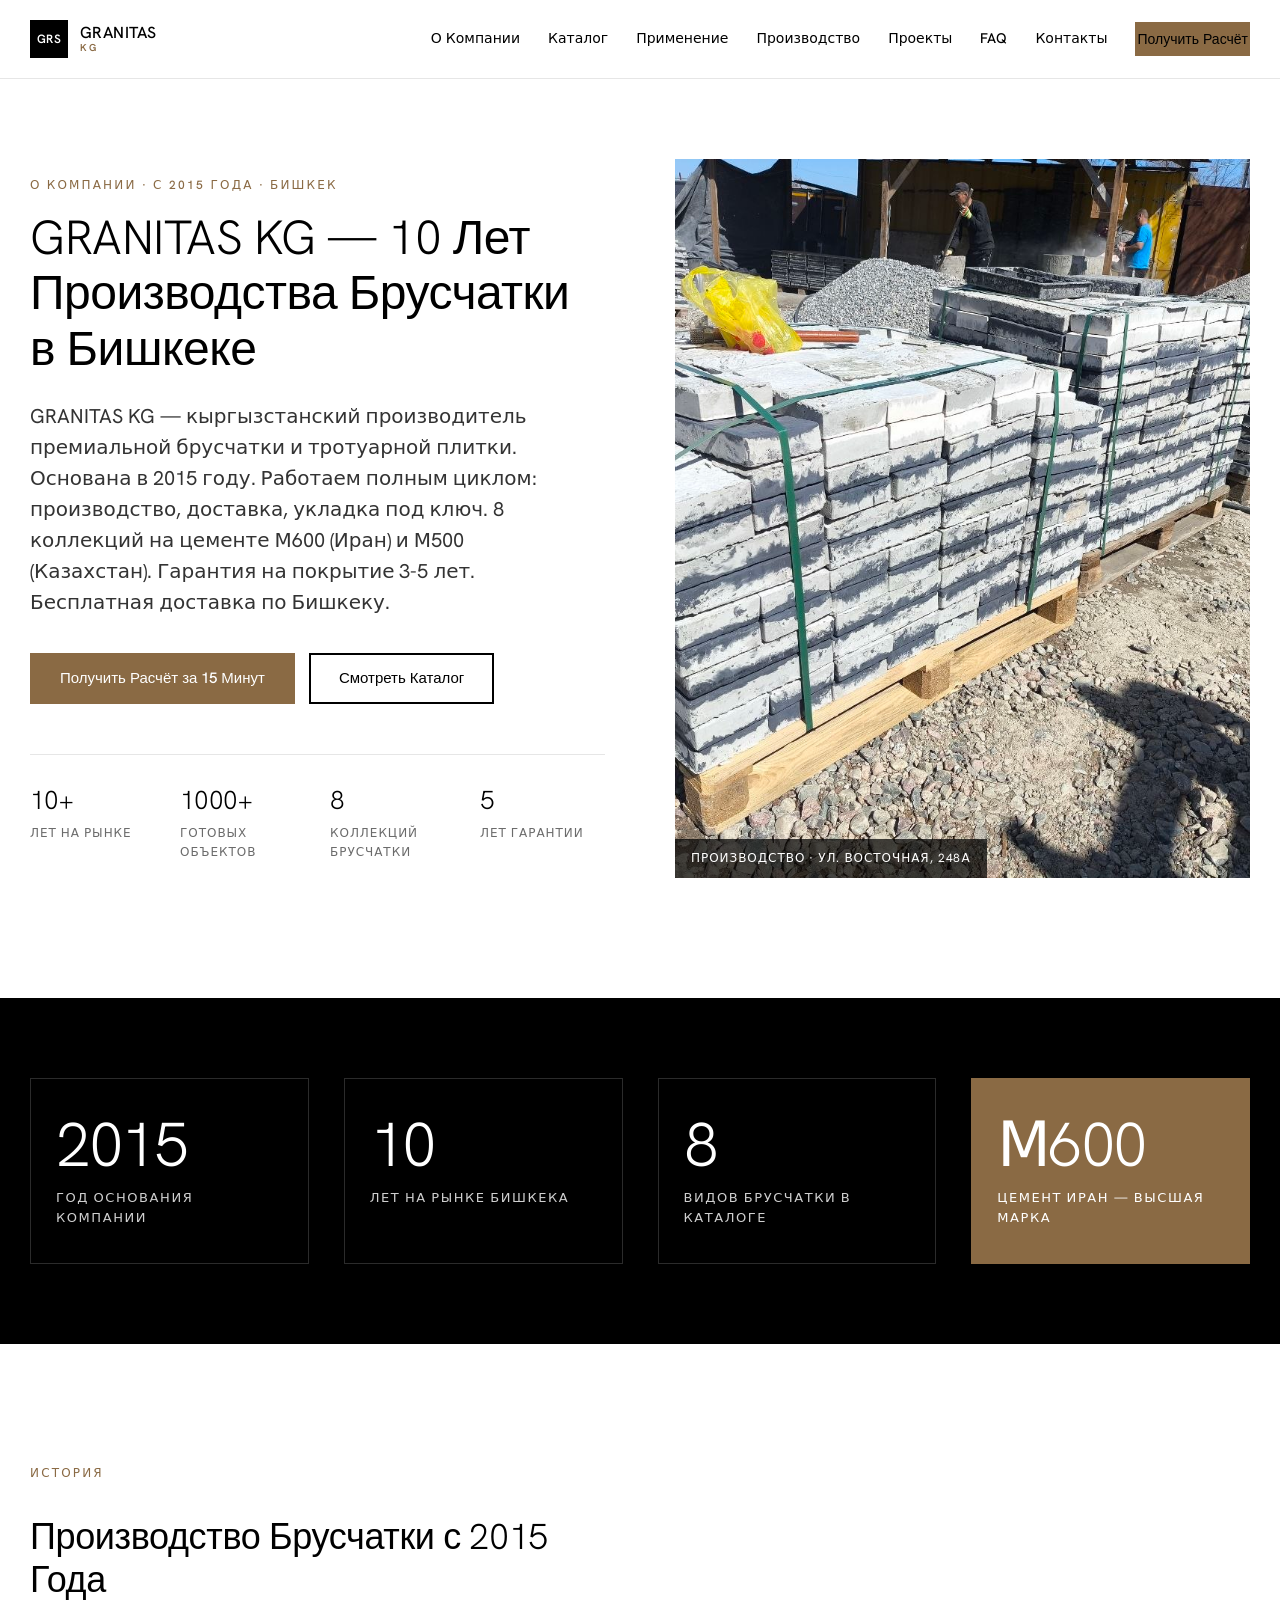
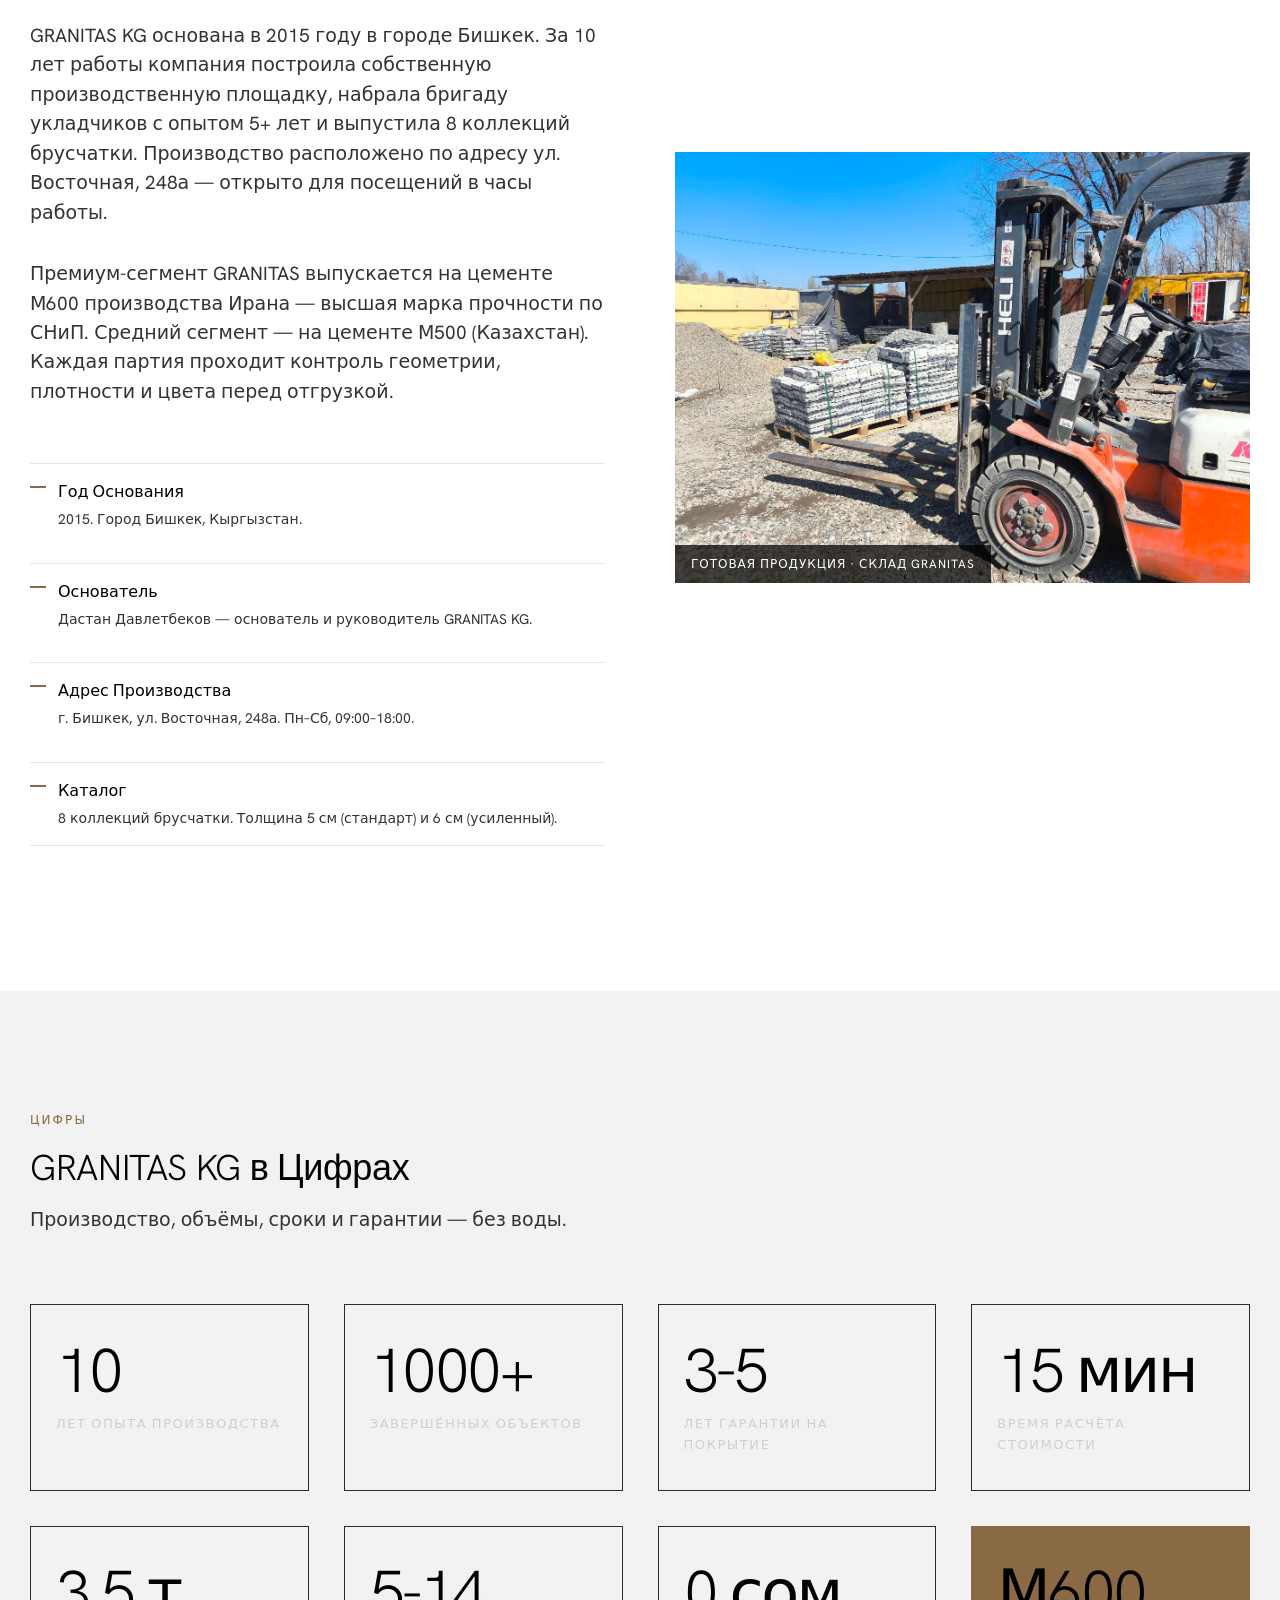
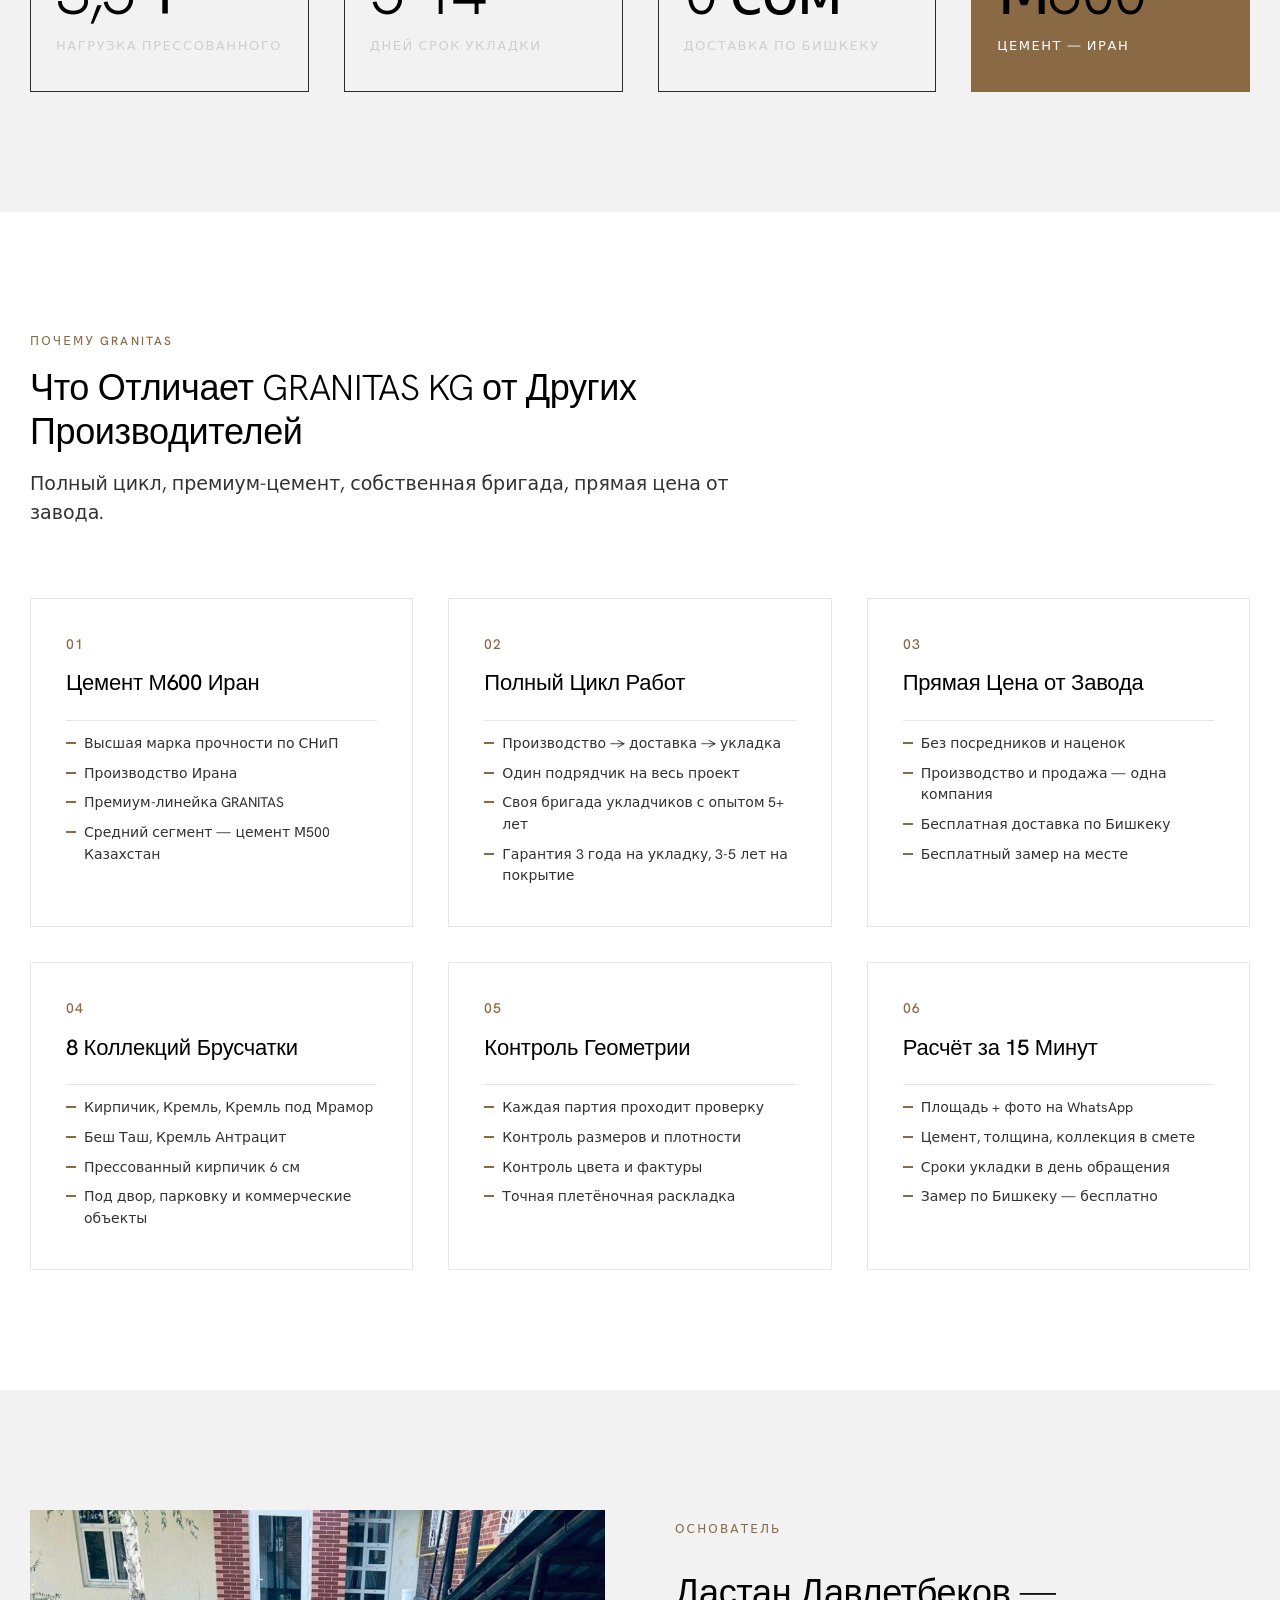
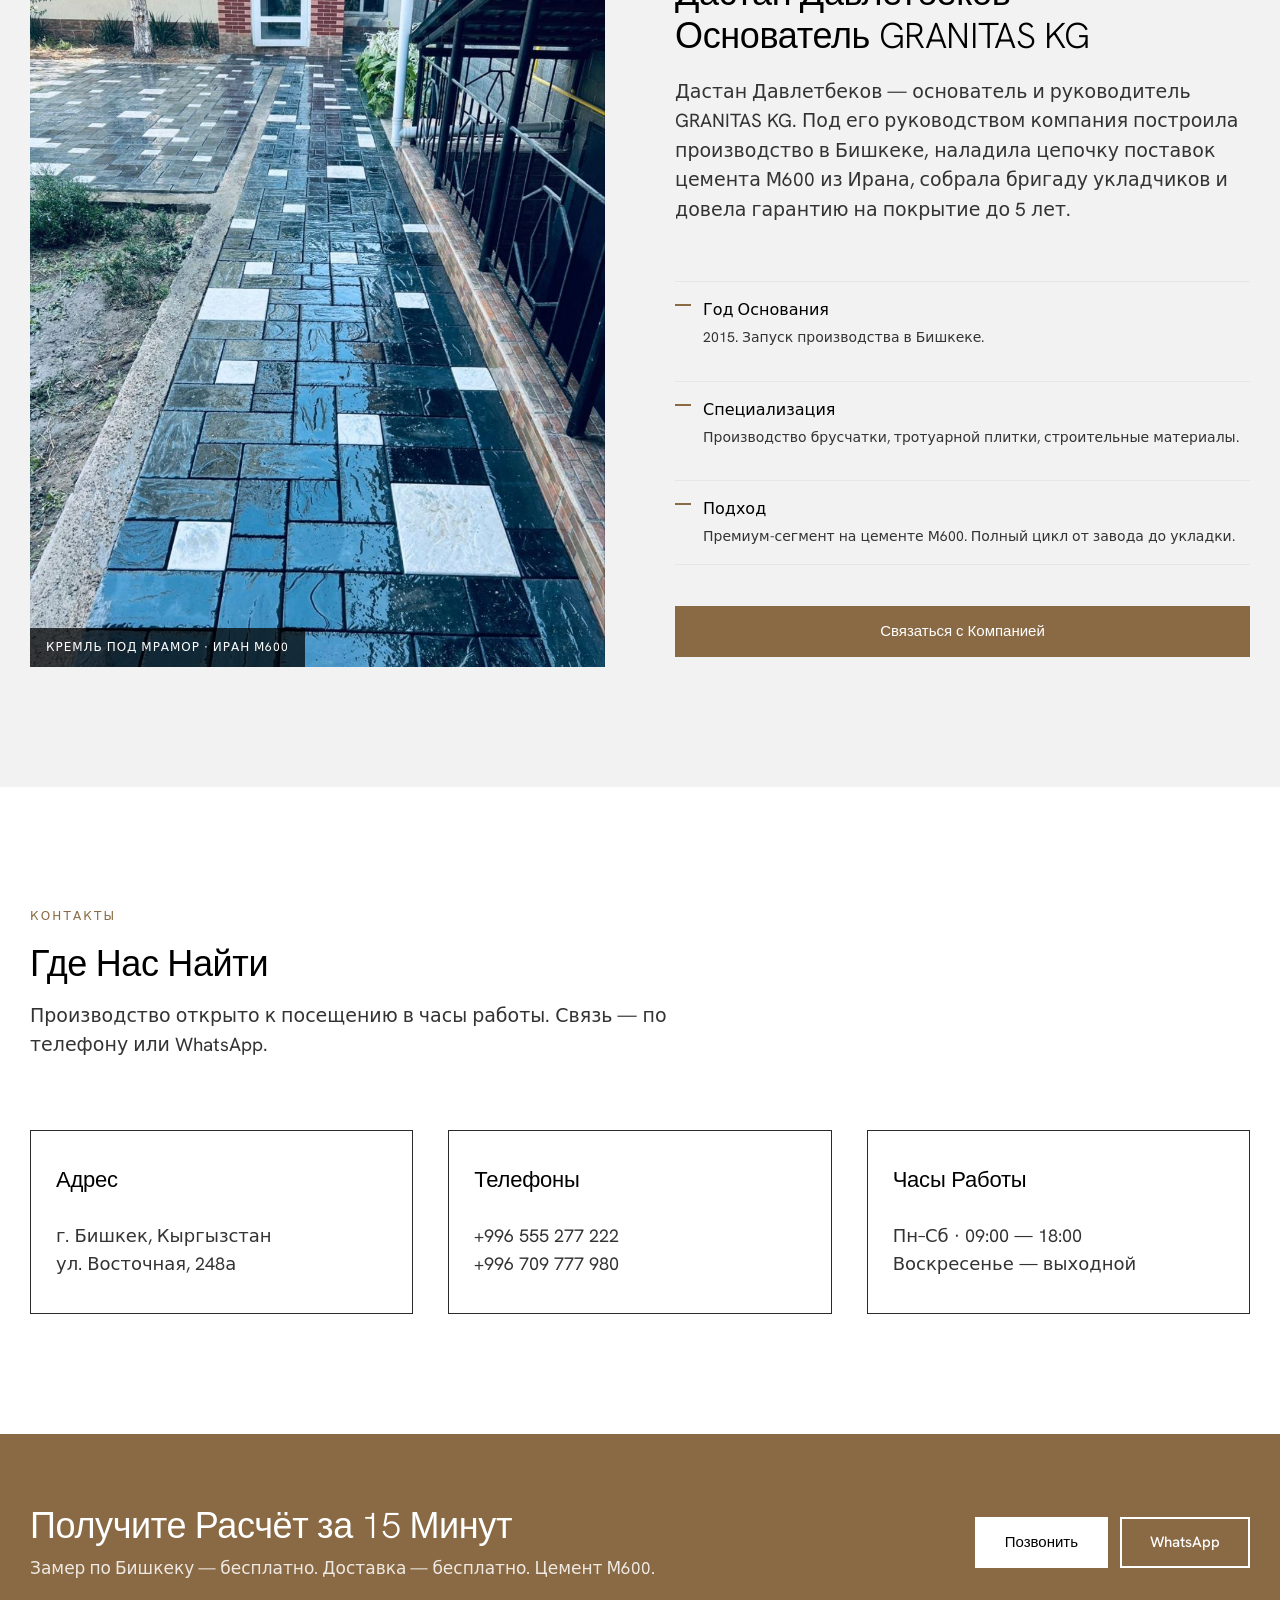
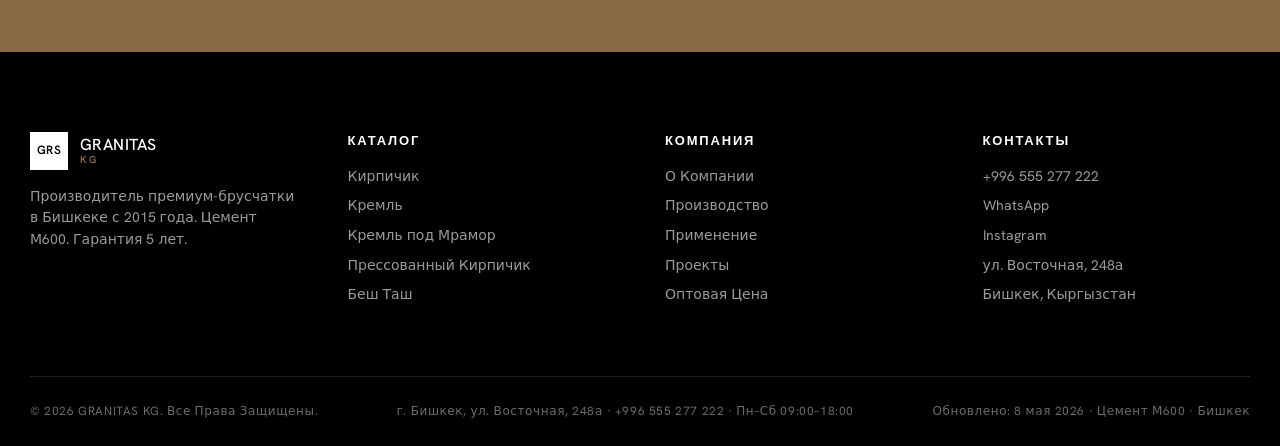
<file: about/index.html>
<!doctype html>
<html lang="ru" dir="ltr">
<head>
<meta charset="utf-8">
<meta name="viewport" content="width=device-width,initial-scale=1">

<!-- Primary Meta -->
<title>О Компании GRANITAS KG — Производитель Брусчатки в Бишкеке с 2015 Года</title>
<meta name="description" content="GRANITAS KG — кыргызстанский производитель премиум-брусчатки и тротуарной плитки в Бишкеке. 10 лет на рынке, цемент М600 (Иран), 8 коллекций, гарантия 3-5 лет, бесплатная доставка по Бишкеку. Производство по адресу ул. Восточная, 248а.">
<meta name="keywords" content="GRANITAS KG, о компании, производитель брусчатки Бишкек, история GRANITAS, Дастан Давлетбеков, цемент М600, 10 лет на рынке, ул. Восточная 248а">
<meta name="author" content="GRANITAS KG">
<meta name="robots" content="index, follow, max-image-preview:large">
<link rel="canonical" href="https://granitas.kg/about/">

<!-- Hreflang (International GEO) -->
<link rel="alternate" hreflang="ru" href="https://granitas.kg/about/">
<link rel="alternate" hreflang="x-default" href="https://granitas.kg/about/">

<!-- Geo Tags -->
<meta name="geo.region" content="KG-GB">
<meta name="geo.placename" content="Бишкек">
<meta name="geo.position" content="42.8746;74.6122">
<meta name="ICBM" content="42.8746, 74.6122">

<!-- Theme -->
<meta name="theme-color" content="#0a0a0a">
<meta name="application-name" content="GRANITAS KG">

<!-- Open Graph -->
<meta property="og:type" content="website">
<meta property="og:site_name" content="GRANITAS KG">
<meta property="og:locale" content="ru_RU">
<meta property="og:url" content="https://granitas.kg/about/">
<meta property="og:title" content="О Компании GRANITAS KG — Производитель Брусчатки в Бишкеке">
<meta property="og:description" content="10 лет на рынке. Цемент М600 (Иран). 8 коллекций брусчатки. Гарантия 3-5 лет. Бесплатная доставка по Бишкеку.">
<meta property="og:image" content="https://granitas.kg/img/production-01.jpg">

<!-- Twitter -->
<meta name="twitter:card" content="summary_large_image">
<meta name="twitter:title" content="О Компании GRANITAS KG">
<meta name="twitter:description" content="Производитель премиум-брусчатки в Бишкеке. 10 лет на рынке. Цемент М600.">

<!-- Performance -->
<link rel="dns-prefetch" href="https://fonts.googleapis.com">
<link rel="preconnect" href="https://fonts.googleapis.com">
<link rel="preconnect" href="https://fonts.gstatic.com" crossorigin>
<link href="https://fonts.googleapis.com/css2?family=Hanken+Grotesk:wght@300;400;500;600&display=swap" rel="stylesheet">
<link rel="stylesheet" href="../css/style.css">

<!-- Icons -->
<link rel="icon" type="image/jpeg" href="../img/logo.jpg">
<link rel="apple-touch-icon" href="../img/logo.jpg">

<!-- JSON-LD: AboutPage -->
<script type="application/ld+json">
{
  "@context": "https://schema.org",
  "@type": "AboutPage",
  "url": "https://granitas.kg/about/",
  "name": "О Компании GRANITAS KG",
  "description": "О компании GRANITAS KG — производителе премиум-брусчатки в Бишкеке. 10 лет на рынке, цемент М600 (Иран), 8 коллекций, гарантия 3-5 лет.",
  "inLanguage": "ru-RU",
  "isPartOf": {"@id":"https://granitas.kg/#website"},
  "about": {"@id":"https://granitas.kg/#organization"},
  "mainEntity": {"@id":"https://granitas.kg/#organization"},
  "dateModified": "2026-05-08"
}
</script>

<!-- JSON-LD: Organization (mirror) -->
<script type="application/ld+json">
{
  "@context": "https://schema.org",
  "@type": "Organization",
  "@id": "https://granitas.kg/#organization",
  "name": "GRANITAS KG",
  "alternateName": ["GRANITAS","ГРАНИТАС","Гранитас Бишкек"],
  "url": "https://granitas.kg/",
  "logo": "https://granitas.kg/img/logo.jpg",
  "description": "Производитель премиальной брусчатки и тротуарной плитки в Бишкеке. Цемент М600 (Иран). 10 лет на рынке.",
  "foundingDate": "2015",
  "founder": {"@type":"Person","name":"Дастан Давлетбеков","jobTitle":"Основатель"},
  "address": {
    "@type": "PostalAddress",
    "streetAddress": "ул. Восточная, 248а",
    "addressLocality": "Бишкек",
    "addressRegion": "Бишкек",
    "postalCode": "720000",
    "addressCountry": "KG"
  },
  "contactPoint": [
    {
      "@type": "ContactPoint",
      "telephone": "+996555277222",
      "contactType": "sales",
      "areaServed": "KG",
      "availableLanguage": ["ru", "ky"]
    },
    {
      "@type": "ContactPoint",
      "telephone": "+996709777980",
      "contactType": "customer service",
      "areaServed": "KG",
      "availableLanguage": ["ru", "ky"]
    }
  ],
  "sameAs": ["https://instagram.com/_bruschatka_bishkek_","https://wa.me/996555277222"]
}
</script>

<!-- JSON-LD: Person (Founder) -->
<script type="application/ld+json">
{
  "@context": "https://schema.org",
  "@type": "Person",
  "name": "Дастан Давлетбеков",
  "jobTitle": "Основатель",
  "worksFor": {"@id":"https://granitas.kg/#organization"},
  "nationality": "KG",
  "knowsAbout": ["Производство брусчатки","Тротуарная плитка","Строительные материалы","Цемент М600"]
}
</script>

<!-- JSON-LD: Breadcrumb -->
<script type="application/ld+json">
{
  "@context": "https://schema.org",
  "@type": "BreadcrumbList",
  "itemListElement": [
    {"@type":"ListItem","position":1,"name":"Главная","item":"https://granitas.kg/"},
    {"@type":"ListItem","position":2,"name":"О Компании","item":"https://granitas.kg/about/"}
  ]
}
</script>
</head>
<body>

<!-- ───────── NAV ───────── -->
<header class="nav" id="top">
  <div class="container nav__row">
    <a href="../" class="nav__logo" aria-label="GRANITAS KG">
      <span class="nav__logo-mark">GRS</span>
      <span class="nav__logo-word">GRANITAS<small>KG</small></span>
    </a>

    <nav class="nav__menu" id="nav-menu" aria-label="Основное меню">
      <a href="/about/" aria-current="page">О Компании</a>
      <a href="../#catalog">Каталог</a>
      <a href="../#cases">Применение</a>
      <a href="../#production">Производство</a>
      <a href="../#projects">Проекты</a>
      <a href="../#faq">FAQ</a>
      <a href="../#contacts">Контакты</a>
      <a href="../#contacts" class="btn btn--primary nav__cta" aria-label="Получить расчёт стоимости">Получить Расчёт</a>
    </nav>

    <button class="nav__burger" id="nav-burger" aria-label="Меню" aria-expanded="false">
      <span></span><span></span><span></span>
    </button>
  </div>
</header>

<main>

<!-- ───────── HERO ───────── -->
<section class="hero" itemscope itemtype="https://schema.org/Organization">
  <meta itemprop="name" content="GRANITAS KG">
  <meta itemprop="foundingDate" content="2015">
  <div class="container">
    <div class="row hero__row">
      <div class="col col-6 hero__text reveal">
        <div class="eyebrow">О Компании · С 2015 Года · Бишкек</div>
        <h1 class="hero__h1">GRANITAS KG — 10 Лет Производства Брусчатки в Бишкеке</h1>
        <p class="hero__lead">GRANITAS KG — кыргызстанский производитель премиальной брусчатки и тротуарной плитки. Основана в 2015 году. Работаем полным циклом: производство, доставка, укладка под ключ. 8 коллекций на цементе М600 (Иран) и М500 (Казахстан). Гарантия на покрытие 3-5 лет. Бесплатная доставка по Бишкеку.</p>
        <div class="hero__cta">
          <a href="../#contacts" class="btn btn--primary">Получить Расчёт за 15 Минут</a>
          <a href="../#catalog" class="btn btn--outline">Смотреть Каталог</a>
        </div>
        <ul class="trust">
          <li><strong>10+</strong><span>Лет на Рынке</span></li>
          <li><strong>1000+</strong><span>Готовых Объектов</span></li>
          <li><strong>8</strong><span>Коллекций Брусчатки</span></li>
          <li><strong>5</strong><span>Лет Гарантии</span></li>
        </ul>
      </div>
      <div class="col col-6 hero__media reveal">
        <figure class="img-frame img-frame--tall">
          <img src="../img/production-01.jpg" alt="Производственная площадка GRANITAS KG в Бишкеке — ул. Восточная 248а" width="800" height="1000" fetchpriority="high">
          <figcaption>Производство · ул. Восточная, 248а</figcaption>
        </figure>
      </div>
    </div>
  </div>
</section>

<!-- ───────── KPI ───────── -->
<section class="kpi" id="kpi">
  <div class="container">
    <div class="row">
      <div class="col col-3 reveal"><div class="kpi__card"><div class="kpi__num">2015</div><div class="kpi__label">Год Основания Компании</div></div></div>
      <div class="col col-3 reveal"><div class="kpi__card"><div class="kpi__num">10</div><div class="kpi__label">Лет на Рынке Бишкека</div></div></div>
      <div class="col col-3 reveal"><div class="kpi__card"><div class="kpi__num">8</div><div class="kpi__label">Видов Брусчатки в Каталоге</div></div></div>
      <div class="col col-3 reveal"><div class="kpi__card kpi__card--accent"><div class="kpi__num">М600</div><div class="kpi__label">Цемент Иран — Высшая Марка</div></div></div>
    </div>
  </div>
</section>

<!-- ───────── О КОМПАНИИ ───────── -->
<section class="section" id="company">
  <div class="container">
    <div class="row split">
      <div class="col col-6 reveal">
        <div class="split__text">
          <div class="eyebrow">История</div>
          <h2>Производство Брусчатки с 2015 Года</h2>
          <p class="lead">GRANITAS KG основана в 2015 году в городе Бишкек. За 10 лет работы компания построила собственную производственную площадку, набрала бригаду укладчиков с опытом 5+ лет и выпустила 8 коллекций брусчатки. Производство расположено по адресу ул. Восточная, 248а — открыто для посещений в часы работы.</p>
          <p class="lead">Премиум-сегмент GRANITAS выпускается на цементе М600 производства Ирана — высшая марка прочности по СНиП. Средний сегмент — на цементе М500 (Казахстан). Каждая партия проходит контроль геометрии, плотности и цвета перед отгрузкой.</p>

          <ul class="ticks">
            <li>
              <strong>Год Основания</strong>
              <span>2015. Город Бишкек, Кыргызстан.</span>
            </li>
            <li>
              <strong>Основатель</strong>
              <span>Дастан Давлетбеков — основатель и руководитель GRANITAS KG.</span>
            </li>
            <li>
              <strong>Адрес Производства</strong>
              <span>г. Бишкек, ул. Восточная, 248а. Пн–Сб, 09:00–18:00.</span>
            </li>
            <li>
              <strong>Каталог</strong>
              <span>8 коллекций брусчатки. Толщина 5 см (стандарт) и 6 см (усиленный).</span>
            </li>
          </ul>
        </div>
      </div>
      <div class="col col-6 reveal">
        <figure class="img-frame">
          <img src="../img/production-02.jpg" alt="Склад готовой продукции GRANITAS — поддоны с брусчаткой разных коллекций, Бишкек" width="800" height="600" loading="lazy">
          <figcaption>Готовая Продукция · Склад GRANITAS</figcaption>
        </figure>
      </div>
    </div>
  </div>
</section>

<!-- ───────── ЦИФРЫ ───────── -->
<section class="section section--alt" id="numbers">
  <div class="container">
    <header class="section__head">
      <div class="eyebrow">Цифры</div>
      <h2>GRANITAS KG в Цифрах</h2>
      <p class="section__lead">Производство, объёмы, сроки и гарантии — без воды.</p>
    </header>

    <div class="row">
      <div class="col col-3 reveal"><div class="kpi__card"><div class="kpi__num">10</div><div class="kpi__label">Лет Опыта Производства</div></div></div>
      <div class="col col-3 reveal"><div class="kpi__card"><div class="kpi__num">1000+</div><div class="kpi__label">Завершённых Объектов</div></div></div>
      <div class="col col-3 reveal"><div class="kpi__card"><div class="kpi__num">3-5</div><div class="kpi__label">Лет Гарантии на Покрытие</div></div></div>
      <div class="col col-3 reveal"><div class="kpi__card"><div class="kpi__num">15 мин</div><div class="kpi__label">Время Расчёта Стоимости</div></div></div>
      <div class="col col-3 reveal"><div class="kpi__card"><div class="kpi__num">3,5 т</div><div class="kpi__label">Нагрузка Прессованного</div></div></div>
      <div class="col col-3 reveal"><div class="kpi__card"><div class="kpi__num">5-14</div><div class="kpi__label">Дней Срок Укладки</div></div></div>
      <div class="col col-3 reveal"><div class="kpi__card"><div class="kpi__num">0 сом</div><div class="kpi__label">Доставка по Бишкеку</div></div></div>
      <div class="col col-3 reveal"><div class="kpi__card kpi__card--accent"><div class="kpi__num">М600</div><div class="kpi__label">Цемент — Иран</div></div></div>
    </div>
  </div>
</section>

<!-- ───────── ПОЧЕМУ МЫ ───────── -->
<section class="section" id="why">
  <div class="container">
    <header class="section__head">
      <div class="eyebrow">Почему GRANITAS</div>
      <h2>Что Отличает GRANITAS KG от Других Производителей</h2>
      <p class="section__lead">Полный цикл, премиум-цемент, собственная бригада, прямая цена от завода.</p>
    </header>

    <div class="row use-cases">

      <div class="col col-4 reveal">
        <article class="use-case">
          <div class="use-case__body">
            <div class="use-case__num">01</div>
            <h3>Цемент М600 Иран</h3>
            <ul>
              <li>Высшая марка прочности по СНиП</li>
              <li>Производство Ирана</li>
              <li>Премиум-линейка GRANITAS</li>
              <li>Средний сегмент — цемент М500 Казахстан</li>
            </ul>
          </div>
        </article>
      </div>

      <div class="col col-4 reveal">
        <article class="use-case">
          <div class="use-case__body">
            <div class="use-case__num">02</div>
            <h3>Полный Цикл Работ</h3>
            <ul>
              <li>Производство → доставка → укладка</li>
              <li>Один подрядчик на весь проект</li>
              <li>Своя бригада укладчиков с опытом 5+ лет</li>
              <li>Гарантия 3 года на укладку, 3-5 лет на покрытие</li>
            </ul>
          </div>
        </article>
      </div>

      <div class="col col-4 reveal">
        <article class="use-case">
          <div class="use-case__body">
            <div class="use-case__num">03</div>
            <h3>Прямая Цена от Завода</h3>
            <ul>
              <li>Без посредников и наценок</li>
              <li>Производство и продажа — одна компания</li>
              <li>Бесплатная доставка по Бишкеку</li>
              <li>Бесплатный замер на месте</li>
            </ul>
          </div>
        </article>
      </div>

      <div class="col col-4 reveal">
        <article class="use-case">
          <div class="use-case__body">
            <div class="use-case__num">04</div>
            <h3>8 Коллекций Брусчатки</h3>
            <ul>
              <li>Кирпичик, Кремль, Кремль под Мрамор</li>
              <li>Беш Таш, Кремль Антрацит</li>
              <li>Прессованный кирпичик 6 см</li>
              <li>Под двор, парковку и коммерческие объекты</li>
            </ul>
          </div>
        </article>
      </div>

      <div class="col col-4 reveal">
        <article class="use-case">
          <div class="use-case__body">
            <div class="use-case__num">05</div>
            <h3>Контроль Геометрии</h3>
            <ul>
              <li>Каждая партия проходит проверку</li>
              <li>Контроль размеров и плотности</li>
              <li>Контроль цвета и фактуры</li>
              <li>Точная плетёночная раскладка</li>
            </ul>
          </div>
        </article>
      </div>

      <div class="col col-4 reveal">
        <article class="use-case">
          <div class="use-case__body">
            <div class="use-case__num">06</div>
            <h3>Расчёт за 15 Минут</h3>
            <ul>
              <li>Площадь + фото на WhatsApp</li>
              <li>Цемент, толщина, коллекция в смете</li>
              <li>Сроки укладки в день обращения</li>
              <li>Замер по Бишкеку — бесплатно</li>
            </ul>
          </div>
        </article>
      </div>

    </div>
  </div>
</section>

<!-- ───────── ОСНОВАТЕЛЬ ───────── -->
<section class="section section--alt" id="founder">
  <div class="container">
    <div class="row split">
      <div class="col col-6 reveal">
        <figure class="img-frame">
          <img src="../img/kreml-marble-iran-01.jpg" alt="Премиум-брусчатка Кремль под мрамор Иран М600 — флагманская продукция GRANITAS" width="800" height="600" loading="lazy">
          <figcaption>Кремль под Мрамор · Иран М600</figcaption>
        </figure>
      </div>
      <div class="col col-6 reveal">
        <div class="split__text">
          <div class="eyebrow">Основатель</div>
          <h2>Дастан Давлетбеков — Основатель GRANITAS KG</h2>
          <p class="lead">Дастан Давлетбеков — основатель и руководитель GRANITAS KG. Под его руководством компания построила производство в Бишкеке, наладила цепочку поставок цемента М600 из Ирана, собрала бригаду укладчиков и довела гарантию на покрытие до 5 лет.</p>

          <ul class="ticks">
            <li>
              <strong>Год Основания</strong>
              <span>2015. Запуск производства в Бишкеке.</span>
            </li>
            <li>
              <strong>Специализация</strong>
              <span>Производство брусчатки, тротуарной плитки, строительные материалы.</span>
            </li>
            <li>
              <strong>Подход</strong>
              <span>Премиум-сегмент на цементе М600. Полный цикл от завода до укладки.</span>
            </li>
          </ul>

          <a href="../#contacts" class="btn btn--primary">Связаться с Компанией</a>
        </div>
      </div>
    </div>
  </div>
</section>

<!-- ───────── КОНТАКТЫ ───────── -->
<section class="section" id="contacts-block">
  <div class="container">
    <header class="section__head">
      <div class="eyebrow">Контакты</div>
      <h2>Где Нас Найти</h2>
      <p class="section__lead">Производство открыто к посещению в часы работы. Связь — по телефону или WhatsApp.</p>
    </header>

    <div class="row">
      <div class="col col-4 reveal">
        <div class="kpi__card">
          <h3 style="margin-bottom:16px">Адрес</h3>
          <p>г. Бишкек, Кыргызстан<br>ул. Восточная, 248а</p>
        </div>
      </div>
      <div class="col col-4 reveal">
        <div class="kpi__card">
          <h3 style="margin-bottom:16px">Телефоны</h3>
          <p><a href="tel:+996555277222">+996 555 277 222</a><br><a href="tel:+996709777980">+996 709 777 980</a></p>
        </div>
      </div>
      <div class="col col-4 reveal">
        <div class="kpi__card">
          <h3 style="margin-bottom:16px">Часы Работы</h3>
          <p>Пн–Сб · 09:00 — 18:00<br>Воскресенье — выходной</p>
        </div>
      </div>
    </div>
  </div>
</section>

</main>

<!-- ───────── CTA-STRIP ───────── -->
<section class="cta-strip">
  <div class="container">
    <div class="cta-strip__row">
      <div class="cta-strip__text">
        <h2>Получите Расчёт за 15 Минут</h2>
        <p>Замер по Бишкеку — бесплатно. Доставка — бесплатно. Цемент М600.</p>
      </div>
      <div class="cta-strip__btns">
        <a href="tel:+996555277222" class="btn btn--white">Позвонить</a>
        <a href="https://wa.me/996555277222" class="btn btn--ghost-white">WhatsApp</a>
      </div>
    </div>
  </div>
</section>

<!-- ───────── FOOTER ───────── -->
<footer class="footer">
  <div class="container">
    <div class="row footer__row">
      <div class="col col-3">
        <div class="footer__brand">
          <span class="nav__logo-mark">GRS</span>
          <span class="nav__logo-word footer__word">GRANITAS<small>KG</small></span>
        </div>
        <p class="footer__about">Производитель премиум-брусчатки в Бишкеке с 2015 года. Цемент М600. Гарантия 5 лет.</p>
      </div>

      <div class="col col-3">
        <h4>Каталог</h4>
        <ul class="footer__list">
          <li><a href="../#catalog">Кирпичик</a></li>
          <li><a href="../#catalog">Кремль</a></li>
          <li><a href="../#catalog">Кремль под Мрамор</a></li>
          <li><a href="../#catalog">Прессованный Кирпичик</a></li>
          <li><a href="../#catalog">Беш Таш</a></li>
        </ul>
      </div>

      <div class="col col-3">
        <h4>Компания</h4>
        <ul class="footer__list">
          <li><a href="/about/">О Компании</a></li>
          <li><a href="../#production">Производство</a></li>
          <li><a href="../#cases">Применение</a></li>
          <li><a href="../#projects">Проекты</a></li>
          <li><a href="../#contacts">Оптовая Цена</a></li>
        </ul>
      </div>

      <div class="col col-3">
        <h4>Контакты</h4>
        <ul class="footer__list">
          <li><a href="tel:+996555277222">+996 555 277 222</a></li>
          <li><a href="https://wa.me/996555277222">WhatsApp</a></li>
          <li><a href="https://instagram.com/_bruschatka_bishkek_">Instagram</a></li>
          <li>ул. Восточная, 248а</li>
          <li>Бишкек, Кыргызстан</li>
        </ul>
      </div>
    </div>

    <div class="footer__bottom">
      <span>© 2026 GRANITAS KG. Все Права Защищены.</span>
      <span>г. Бишкек, ул. Восточная, 248а · +996 555 277 222 · Пн–Сб 09:00–18:00</span>
      <span>Обновлено: <time datetime="2026-05-08">8 мая 2026</time> · Цемент М600 · Бишкек</span>
    </div>
  </div>
</footer>

<script src="../js/main.js"></script>
</body>
</html>
</file>
<file: css/style.css>
/* ============================================================
   GRANITAS KG — Tobermore DNA
   Hanken Grotesk · Sharp · #fff/#000/#f2f2f2/#8a6a44
   ============================================================ */

:root {
  --bg: #ffffff;
  --surface: #ffffff;
  --surface-alt: #f2f2f2;

  --text: #000000;
  --text-muted: #333333;
  --text-dim: #6b6b6b;
  --border: #c4c4c4;
  --border-soft: #e6e6e6;

  --accent: #8a6a44;
  --accent-hover: #6f5235;
  --accent-soft: #f5ede0;

  --shadow-md: rgba(0, 0, 0, 0.18) 4px 4px 6px 0px;
  --shadow-lg: rgba(0, 0, 0, 0.22) 6px 8px 16px 0px;

  --s-1: 8px;
  --s-2: 16px;
  --s-3: 25px;
  --s-4: 35px;
  --s-5: 50px;
  --s-6: 70px;
  --s-7: 80px;
  --s-8: 120px;

  --ease: cubic-bezier(0.25, 0.1, 0.25, 1);
  --t-base: 300ms var(--ease);

  --nav-h: 78px;
  --container: 1320px;
}

/* ---- Reset ---- */
*, *::before, *::after { box-sizing: border-box; margin: 0; padding: 0; }
/* scroll-behavior removed — Lenis handles smooth scroll */
html, body { overflow-x: clip; }
body { max-width: 100vw; }
img, video, iframe { max-width: 100%; height: auto; }
body {
  font-family: "Hanken Grotesk", system-ui, sans-serif;
  font-weight: 400;
  font-size: 18px;
  line-height: 1.55;
  color: var(--text);
  background: var(--bg);
  -webkit-font-smoothing: antialiased;
  text-rendering: optimizeLegibility;
}
img, video, iframe { max-width: 100%; display: block; }
a { color: inherit; text-decoration: none; transition: color var(--t-base); }
a:hover { color: var(--accent); }
button, input, select, textarea { font: inherit; color: inherit; }
ul { list-style: none; }
summary { cursor: pointer; }
:focus-visible { outline: 2px solid var(--accent); outline-offset: 2px; }

/* ---- Typography ---- */
h1, h2, h3, h4 { font-family: "Hanken Grotesk", sans-serif; color: var(--text); letter-spacing: -0.01em; }
h1 { font-size: 48px; font-weight: 300; line-height: 1.15; }
h2 { font-size: 36px; font-weight: 300; line-height: 1.2; }
h3 { font-size: 22px; font-weight: 500; line-height: 1.3; }
h4 { font-size: 16px; font-weight: 600; line-height: 1.4; text-transform: uppercase; letter-spacing: 0.08em; }
p  { color: var(--text-muted); }

.eyebrow {
  font-size: 12px;
  font-weight: 500;
  letter-spacing: 0.18em;
  text-transform: uppercase;
  color: var(--accent);
  margin-bottom: var(--s-2);
}
.lead { font-size: 19px; color: var(--text-muted); }

/* ---- Layout ---- */
.container {
  width: 100%;
  max-width: calc(var(--container) + 60px);
  margin: 0 auto;
  padding: 0 30px;
}
.row {
  display: grid;
  grid-template-columns: repeat(12, 1fr);
  gap: var(--s-4);
}
.col-3 { grid-column: span 3; }
.col-4 { grid-column: span 4; }
.col-6 { grid-column: span 6; }
.col-12 { grid-column: span 12; }

.section { padding: var(--s-8) 0; }
.section--alt { background: var(--surface-alt); }
.section__head { max-width: 720px; margin-bottom: var(--s-6); }
.section__head h2 { margin-bottom: var(--s-2); }
.section__lead { font-size: 19px; color: var(--text-muted); }

/* ---- NAV ---- */
.nav {
  position: sticky;
  top: 0;
  z-index: 50;
  background: rgba(255, 255, 255, 0.96);
  backdrop-filter: blur(8px);
  border-bottom: 1px solid var(--border-soft);
}
.nav__row {
  display: flex;
  align-items: center;
  justify-content: space-between;
  min-height: var(--nav-h);
  padding-top: 14px;
  padding-bottom: 14px;
}
.nav__logo {
  display: flex; align-items: center; gap: 12px;
  font-weight: 500;
  letter-spacing: -0.01em;
}
.nav__logo-mark {
  display: inline-flex; align-items: center; justify-content: center;
  width: 38px; height: 38px;
  background: var(--text); color: #fff;
  font-weight: 600; font-size: 12px; letter-spacing: 0.05em;
}
.nav__logo-word {
  font-weight: 500; font-size: 16px; line-height: 1; letter-spacing: 0.03em;
  display: flex; flex-direction: column; gap: 2px;
}
.nav__logo-word small { font-size: 10px; color: var(--accent); font-weight: 600; letter-spacing: 0.18em; }
.nav__logo-text {
  font-family: 'Hanken Grotesk', system-ui, -apple-system, sans-serif;
  font-weight: 500; font-size: 18px; line-height: 1; letter-spacing: 0.04em;
  color: inherit;
}

.nav__menu {
  display: flex; align-items: center; gap: 28px;
}
.nav__menu a {
  font-size: 14px; font-weight: 500;
  color: var(--text);
  padding: 8px 0;
  position: relative;
}
.nav__menu a::after {
  content: ""; position: absolute; left: 0; bottom: 4px;
  height: 2px; width: 0; background: var(--accent);
  transition: width var(--t-base);
}
.nav__menu a:hover::after { width: 100%; }
.nav__cta { padding: 12px 22px; font-size: 14px; }
.nav__cta::after { display: none; }
.nav__cta:hover { color: #fff; }

.nav__burger {
  display: none;
  width: 44px; height: 44px;
  background: transparent; border: 1px solid var(--text);
  position: relative;
  cursor: pointer;
}
.nav__burger span {
  display: block;
  width: 22px; height: 2px; background: var(--text);
  position: absolute; left: 11px;
  transition: transform var(--t-base), opacity var(--t-base), top var(--t-base);
}
.nav__burger span:nth-child(1) { top: 14px; }
.nav__burger span:nth-child(2) { top: 21px; }
.nav__burger span:nth-child(3) { top: 28px; }
.nav.is-open .nav__burger span:nth-child(1) { top: 21px; transform: rotate(45deg); }
.nav.is-open .nav__burger span:nth-child(2) { opacity: 0; }
.nav.is-open .nav__burger span:nth-child(3) { top: 21px; transform: rotate(-45deg); }

/* ---- Buttons ---- */
.btn {
  display: inline-flex; align-items: center; justify-content: center;
  padding: 16px 28px;
  font: 500 15px/1 "Hanken Grotesk", sans-serif;
  text-align: center;
  border: 2px solid transparent;
  cursor: pointer;
  transition: background var(--t-base), color var(--t-base), border-color var(--t-base);
  white-space: nowrap;
}
.btn--primary {
  background: var(--accent); color: #fff; border-color: var(--accent);
}
.btn--primary:hover { background: var(--accent-hover); border-color: var(--accent-hover); color: #fff; }
.btn--outline { background: #fff; color: var(--text); border-color: var(--text); }
.btn--outline:hover { background: var(--text); color: #fff; }
.btn--white { background: #fff; color: var(--text); border-color: #fff; }
.btn--white:hover { background: transparent; color: #fff; border-color: #fff; }
.btn--ghost-white { background: transparent; color: #fff; border-color: #fff; }
.btn--ghost-white:hover { background: #fff; color: var(--accent); }

/* ---- HERO ---- */
.hero { padding: var(--s-7) 0 var(--s-8); }
.hero__row { align-items: center; gap: var(--s-6); }
.hero__h1 { margin: var(--s-2) 0 var(--s-3); }
.hero__lead {
  font-size: 20px;
  color: var(--text-muted);
  max-width: 520px;
  margin-bottom: var(--s-4);
}
.hero__cta {
  display: flex; flex-wrap: wrap; gap: 14px;
  margin-bottom: var(--s-5);
}
.trust {
  display: grid; grid-template-columns: repeat(4, 1fr);
  gap: var(--s-3);
  padding-top: var(--s-3);
  border-top: 1px solid var(--border-soft);
}
.trust li { display: flex; flex-direction: column; gap: 4px; }
.trust strong {
  font-size: 26px; font-weight: 300;
  color: var(--text);
  letter-spacing: -0.02em;
}
.trust span { font-size: 12px; color: var(--text-dim); text-transform: uppercase; letter-spacing: 0.08em; }

/* ---- Image frame ---- */
.img-frame {
  position: relative;
  overflow: hidden;
  background: var(--surface-alt);
}
.img-frame img {
  width: 100%; height: 100%;
  object-fit: cover;
  transition: transform 500ms var(--ease);
}
.img-frame:hover img { transform: scale(1.03); }
.img-frame figcaption {
  position: absolute; left: 0; bottom: 0;
  background: rgba(0,0,0,0.72);
  color: #fff;
  font-size: 12px; letter-spacing: 0.08em; text-transform: uppercase;
  padding: 10px 16px;
}
.img-frame--tall { aspect-ratio: 4 / 5; }
.img-frame--gal { aspect-ratio: 4 / 3; }

/* ---- KPI ---- */
.kpi { background: var(--text); color: #fff; padding: var(--s-7) 0; }
.kpi__card {
  padding: var(--s-4) var(--s-3);
  border: 1px solid #2b2b2b;
  display: flex; flex-direction: column; gap: 12px;
  height: 100%;
  transition: border-color var(--t-base), background var(--t-base);
}
.kpi__card:hover { border-color: var(--accent); background: #0a0a0a; }
.kpi__card--accent { background: var(--accent); border-color: var(--accent); }
.kpi__card--accent:hover { background: var(--accent-hover); border-color: var(--accent-hover); }
.kpi__num {
  font-size: 62px; font-weight: 300; line-height: 1;
  letter-spacing: -0.04em;
}
.kpi__label { font-size: 13px; letter-spacing: 0.12em; text-transform: uppercase; color: #cfcfcf; }
.kpi__card--accent .kpi__label { color: #fff; }

/* ---- Catalog cards ---- */
.cards { row-gap: var(--s-5); }
.card {
  background: #fff;
  border: 1px solid var(--border-soft);
  display: flex; flex-direction: column;
  height: 100%;
  position: relative;
  transition: border-color var(--t-base), transform var(--t-base);
}
.card:hover { border-color: var(--accent); transform: translateY(-3px); }
.card__media {
  aspect-ratio: 16 / 11;
  background: var(--surface-alt);
  overflow: hidden;
}
.card__media img {
  width: 100%; height: 100%;
  object-fit: cover;
  transition: transform 600ms var(--ease);
}
.card:hover .card__media img { transform: scale(1.04); }
.card__body { padding: var(--s-3); display: flex; flex-direction: column; gap: 10px; flex: 1; }
.card__meta { font-size: 12px; letter-spacing: 0.1em; text-transform: uppercase; color: var(--accent); font-weight: 500; }
.card__title { margin: 0; }
.card__desc { font-size: 15px; color: var(--text-muted); flex: 1; }
.card__link {
  font-size: 14px; font-weight: 500;
  color: var(--text);
  border-bottom: 2px solid var(--accent);
  padding-bottom: 4px;
  align-self: flex-start;
  transition: color var(--t-base), border-color var(--t-base);
}
.card__link:hover { color: var(--accent); }
.card--featured { border-color: var(--text); }
.card__badge {
  position: absolute; top: 12px; right: 12px;
  background: var(--text); color: #fff;
  font-size: 11px; font-weight: 600; letter-spacing: 0.12em; text-transform: uppercase;
  padding: 6px 10px;
  z-index: 2;
}

/* ---- Use Cases ---- */
.use-cases { row-gap: var(--s-4); }
.use-case {
  background: #fff;
  display: flex; flex-direction: column;
  border: 1px solid var(--border-soft);
  height: 100%;
  transition: border-color var(--t-base);
}
.use-case:hover { border-color: var(--accent); }
.use-case__media { aspect-ratio: 16 / 10; overflow: hidden; background: var(--surface-alt); }
.use-case__media img { width: 100%; height: 100%; object-fit: cover; transition: transform 600ms var(--ease); }
.use-case:hover .use-case__media img { transform: scale(1.04); }
.use-case__body { padding: var(--s-4); display: flex; flex-direction: column; gap: 14px; flex: 1; }
.use-case__num {
  font-size: 14px; font-weight: 500;
  color: var(--accent);
  letter-spacing: 0.08em;
}
.use-case ul { display: flex; flex-direction: column; gap: 8px; padding: 12px 0 4px; border-top: 1px solid var(--border-soft); margin-top: 8px; }
.use-case li {
  font-size: 14px; color: var(--text-muted);
  padding-left: 18px; position: relative;
}
.use-case li::before {
  content: ""; position: absolute; left: 0; top: 9px;
  width: 10px; height: 2px; background: var(--accent);
}

/* ---- Production split ---- */
.split { align-items: center; gap: var(--s-6); }
.split__text { display: flex; flex-direction: column; gap: var(--s-2); }
.split__text h2 { margin-bottom: 4px; }
.split__text .lead { margin-bottom: var(--s-2); }
.ticks { display: flex; flex-direction: column; gap: var(--s-2); margin: var(--s-3) 0; }
.ticks li {
  display: flex; flex-direction: column; gap: 4px;
  padding: 16px 0 16px 28px;
  border-top: 1px solid var(--border-soft);
  position: relative;
}
.ticks li:last-child { border-bottom: 1px solid var(--border-soft); }
.ticks li::before {
  content: ""; position: absolute; left: 0; top: 22px;
  width: 16px; height: 2px; background: var(--accent);
}
.ticks strong { font-weight: 500; font-size: 16px; color: var(--text); }
.ticks span { font-size: 14px; color: var(--text-muted); }

/* ---- Gallery ---- */
.gallery { row-gap: var(--s-4); }

/* ---- Video ---- */
.video {
  aspect-ratio: 16 / 9;
  background: #000;
  overflow: hidden;
  border: 1px solid var(--border-soft);
}
.video video { width: 100%; height: 100%; object-fit: cover; }

/* ---- Quotes ---- */
.quote {
  background: #fff;
  border: 1px solid var(--border-soft);
  padding: var(--s-4);
  display: flex; flex-direction: column; gap: var(--s-3);
  height: 100%;
  position: relative;
  transition: border-color var(--t-base);
}
.quote:hover { border-color: var(--accent); }
.quote::before {
  content: """;
  font-family: Georgia, serif;
  font-size: 100px;
  line-height: 0.7;
  color: var(--accent);
  font-weight: 400;
}
.quote blockquote {
  font-size: 19px; font-weight: 300; line-height: 1.5;
  color: var(--text);
}
.quote figcaption { display: flex; flex-direction: column; gap: 2px; padding-top: var(--s-2); border-top: 1px solid var(--border-soft); }
.quote figcaption strong { font-size: 15px; font-weight: 500; color: var(--text); }
.quote figcaption span { font-size: 13px; color: var(--text-dim); }

/* ---- FAQ ---- */
.faq { max-width: 920px; }
.faq__item {
  border-top: 1px solid var(--border);
  padding: var(--s-3) 0;
}
.faq__item:last-child { border-bottom: 1px solid var(--border); }
.faq__item summary {
  font-size: 18px; font-weight: 500;
  color: var(--text);
  list-style: none;
  display: flex; justify-content: space-between; align-items: center; gap: 16px;
  padding-right: 4px;
}
.faq__item summary::-webkit-details-marker { display: none; }
.faq__item summary::after {
  content: "+";
  font-size: 28px; font-weight: 300;
  color: var(--accent);
  transition: transform var(--t-base);
}
.faq__item[open] summary::after { content: "−"; }
.faq__item p { margin-top: 14px; color: var(--text-muted); max-width: 760px; font-size: 16px; }

/* ---- Contacts ---- */
.contacts-info { display: flex; flex-direction: column; gap: var(--s-4); }
.contacts-list { background: #fff; border: 1px solid var(--border-soft); }
.contacts-list li {
  display: grid; grid-template-columns: 160px 1fr;
  gap: var(--s-2);
  padding: 18px var(--s-3);
  border-bottom: 1px solid var(--border-soft);
}
.contacts-list li:last-child { border-bottom: none; }
.contacts-list__k {
  font-size: 12px; letter-spacing: 0.1em; text-transform: uppercase;
  color: var(--text-dim); font-weight: 500;
}
.contacts-list__v { font-weight: 500; font-size: 16px; color: var(--text); }
.contacts-list a.contacts-list__v { border-bottom: 1px dashed var(--accent); padding-bottom: 2px; }

.map {
  aspect-ratio: 16 / 9;
  background: var(--surface-alt);
  border: 1px solid var(--border-soft);
}
.map iframe { width: 100%; height: 100%; border: 0; }

/* ---- Form ---- */
.form {
  background: #fff;
  border: 1px solid var(--border-soft);
  padding: var(--s-4);
  display: flex; flex-direction: column; gap: var(--s-2);
}
.form__title { margin-bottom: var(--s-2); }
.field { display: flex; flex-direction: column; gap: 6px; }
.field span {
  font-size: 12px; letter-spacing: 0.1em; text-transform: uppercase;
  color: var(--text-dim); font-weight: 500;
}
.field input, .field select, .field textarea {
  border: 1px solid var(--border);
  background: #fff;
  padding: 14px 14px;
  font-size: 15px;
  transition: border-color var(--t-base);
}
.field input:focus, .field select:focus, .field textarea:focus {
  border-color: var(--accent);
  outline: none;
}
.form__submit { align-self: flex-start; margin-top: var(--s-2); }
.form__hint { font-size: 12px; color: var(--text-dim); }
.form__ok {
  background: var(--accent-soft);
  border-left: 3px solid var(--accent);
  padding: 12px 16px;
  font-size: 14px;
  color: var(--text);
}

/* ---- CTA strip ---- */
.cta-strip {
  background: var(--accent);
  color: #fff;
  padding: var(--s-6) 0;
}
.cta-strip__row {
  display: flex; align-items: center; justify-content: space-between;
  gap: var(--s-5); flex-wrap: wrap;
}
.cta-strip__text { max-width: 680px; }
.cta-strip h2 { color: #fff; font-weight: 300; }
.cta-strip p { color: rgba(255,255,255,0.85); margin-top: 8px; font-size: 17px; }
.cta-strip__btns { display: flex; gap: 12px; flex-wrap: wrap; }

/* ---- Footer ---- */
.footer { background: var(--text); color: #c8c8c8; padding: var(--s-7) 0 var(--s-3); }
.footer__row { gap: var(--s-5); }
.footer h4 { color: #fff; margin-bottom: var(--s-2); font-size: 13px; letter-spacing: 0.14em; }
.footer__brand { display: flex; align-items: center; gap: 12px; margin-bottom: var(--s-2); }
.footer__brand .nav__logo-mark { background: #fff; color: var(--text); }
.footer__word { color: #fff; }
.footer__word small { color: var(--accent); }
.footer__about { font-size: 14px; color: #9a9a9a; line-height: 1.55; }
.footer__list { display: flex; flex-direction: column; gap: 8px; }
.footer__list a, .footer__list li { font-size: 14px; color: #9a9a9a; }
.footer__list a:hover { color: var(--accent); }
.footer__bottom {
  margin-top: var(--s-6);
  padding-top: var(--s-3);
  border-top: 1px solid #1f1f1f;
  display: flex; justify-content: space-between; gap: var(--s-2); flex-wrap: wrap;
  font-size: 12px; color: #6b6b6b;
  letter-spacing: 0.05em;
}

/* ---- Reveal animation (legacy fallback, GSAP handles modern path) ---- */
.reveal { opacity: 1; transform: none; }

/* GSAP-controlled reveals — start hidden, GSAP animates in */
[data-reveal] { opacity: 0; }
.no-js [data-reveal], html.no-gsap [data-reveal] { opacity: 1; }

/* Lenis smooth-scroll */
html.lenis, html.lenis body { height: auto; }
.lenis.lenis-smooth { scroll-behavior: auto !important; }
.lenis.lenis-smooth [data-lenis-prevent] { overscroll-behavior: contain; }
.lenis.lenis-stopped { overflow: hidden; }

/* Scroll progress bar (effects.js injects) */
.scroll-progress {
  position: fixed; top: 0; left: 0;
  width: 100%; height: 3px;
  background: var(--accent);
  transform: scaleX(0); transform-origin: 0 50%;
  z-index: 9999; pointer-events: none;
}

/* Section header structure for char-reveal (data-style 13) */
.section-header { max-width: 720px; margin-bottom: var(--s-6); }
.section-header h2 { margin-bottom: var(--s-2); }

/* Subtle parallax wrapper — overflow hidden so scale doesn't leak */
[data-parallax] { overflow: hidden; }

@media (prefers-reduced-motion: reduce) {
  *, *::before, *::after { transition: none; animation: none; }
  .reveal, [data-reveal] { opacity: 1; transform: none; }
}

/* ============================================================
   RESPONSIVE
   ============================================================ */

@media (max-width: 1024px) {
  h1 { font-size: 40px; }
  h2 { font-size: 30px; }
  .section { padding: var(--s-7) 0; }
  .col-3 { grid-column: span 6; }
  .col-4 { grid-column: span 6; }
  .col-6 { grid-column: span 12; }
  .hero__row, .split { gap: var(--s-5); }
  .trust { grid-template-columns: repeat(2, 1fr); }
  .contacts-list li { grid-template-columns: 130px 1fr; }
}

@media (max-width: 720px) {
  :root { --container: 100%; }
  .container { padding: 0 20px; }

  h1 { font-size: 32px; }
  h2 { font-size: 26px; }
  h3 { font-size: 20px; }
  body { font-size: 16px; }

  .section { padding: var(--s-6) 0; }
  .section__head { margin-bottom: var(--s-4); }
  .hero { padding: var(--s-5) 0 var(--s-6); }
  .hero__lead { font-size: 17px; }

  .row { gap: var(--s-3); }
  .col-3, .col-4, .col-6 { grid-column: span 12; }
  .trust { grid-template-columns: repeat(2, 1fr); gap: var(--s-2); }
  .trust strong { font-size: 22px; }

  .kpi__num { font-size: 48px; }
  .kpi { padding: var(--s-5) 0; }

  /* Burger */
  .nav__burger { display: block; }
  .nav__menu {
    display: none;
    position: absolute;
    top: var(--nav-h);
    left: 0; right: 0;
    background: #fff;
    flex-direction: column;
    align-items: stretch;
    gap: 0;
    padding: var(--s-2) 20px var(--s-3);
    border-bottom: 1px solid var(--border-soft);
    box-shadow: 0 8px 16px rgba(0,0,0,0.06);
  }
  .nav.is-open .nav__menu { display: flex; }
  .nav__menu a {
    padding: 14px 0;
    border-bottom: 1px solid var(--border-soft);
    font-size: 16px;
  }
  .nav__menu a:last-child { border-bottom: none; }
  .nav__menu a::after { display: none; }
  .nav__cta { margin-top: var(--s-2); justify-content: center; }

  .hero__cta { flex-direction: column; align-items: stretch; }
  .hero__cta .btn { width: 100%; }

  .cta-strip__row { flex-direction: column; align-items: flex-start; }
  .cta-strip__btns { width: 100%; }
  .cta-strip__btns .btn { flex: 1; }

  .footer__bottom { flex-direction: column; gap: 8px; }
  .contacts-list li { grid-template-columns: 1fr; gap: 4px; padding: 14px 18px; }
}
</file>
